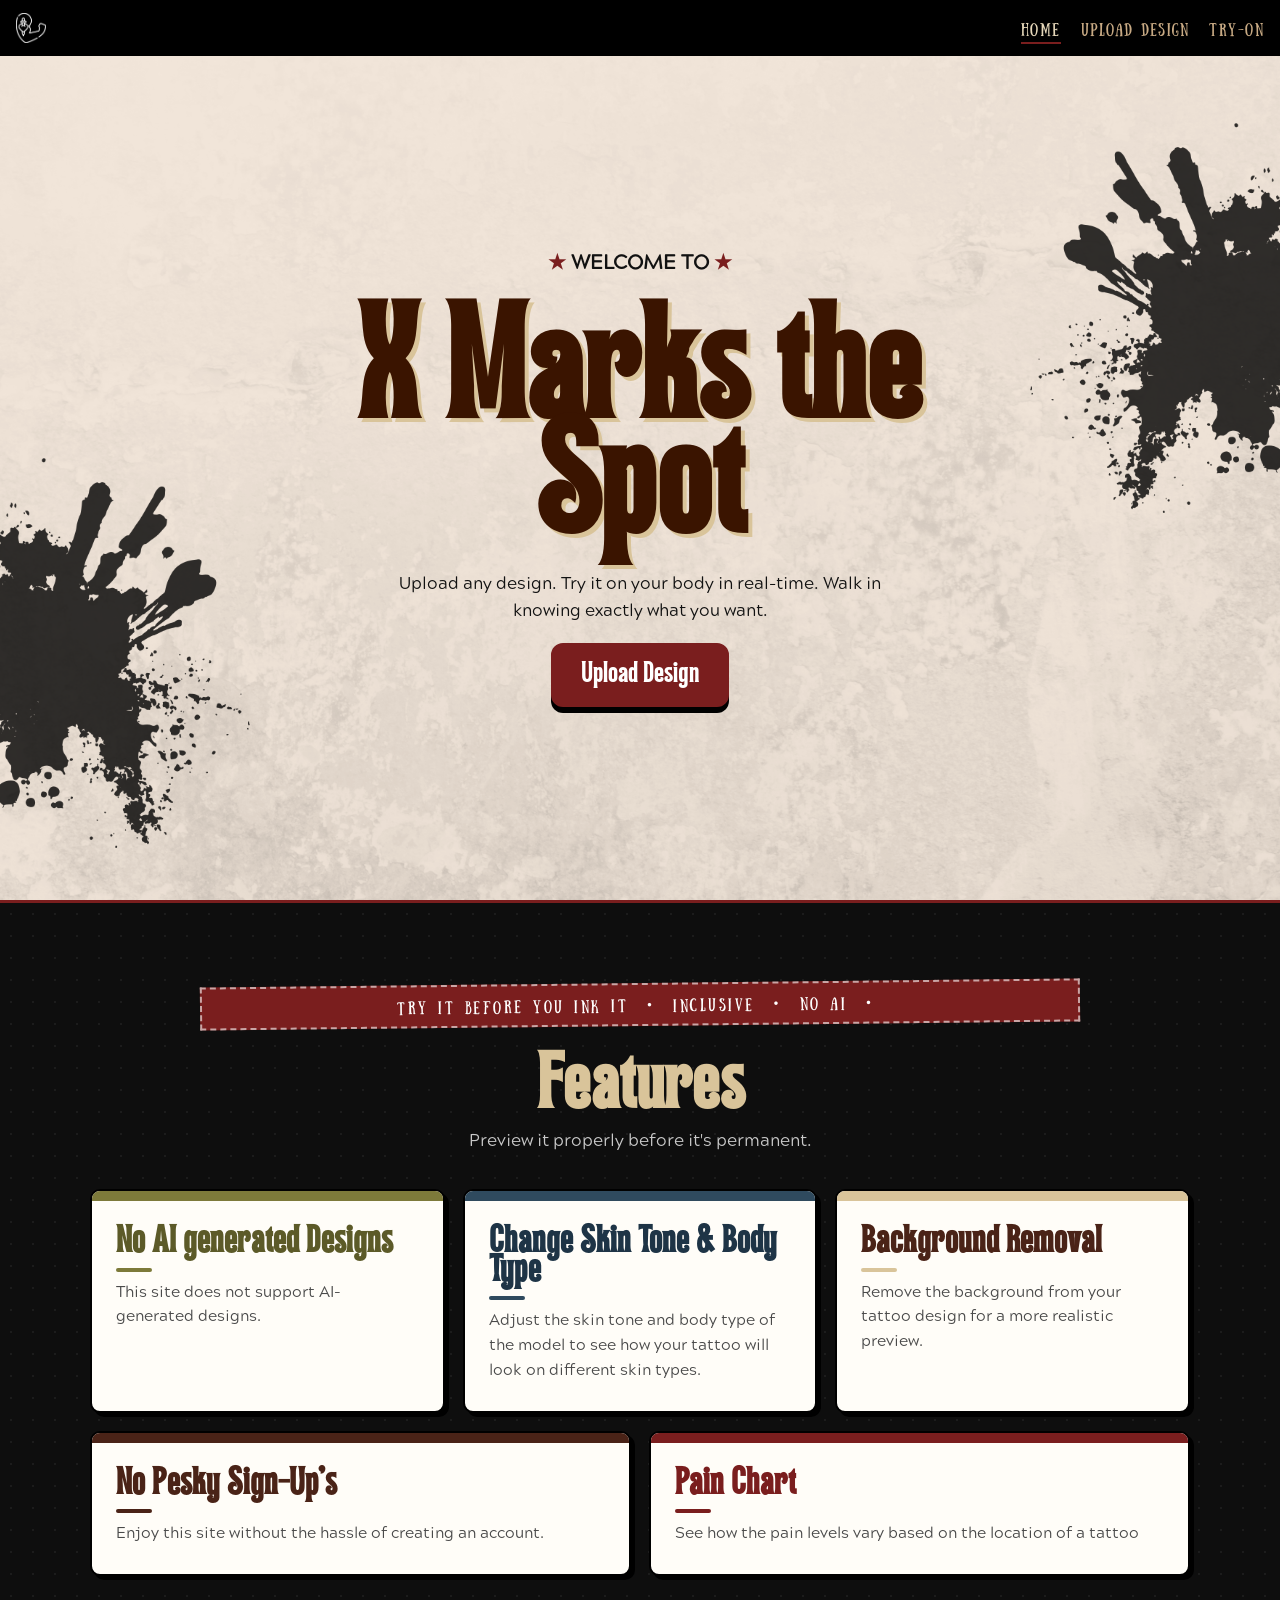
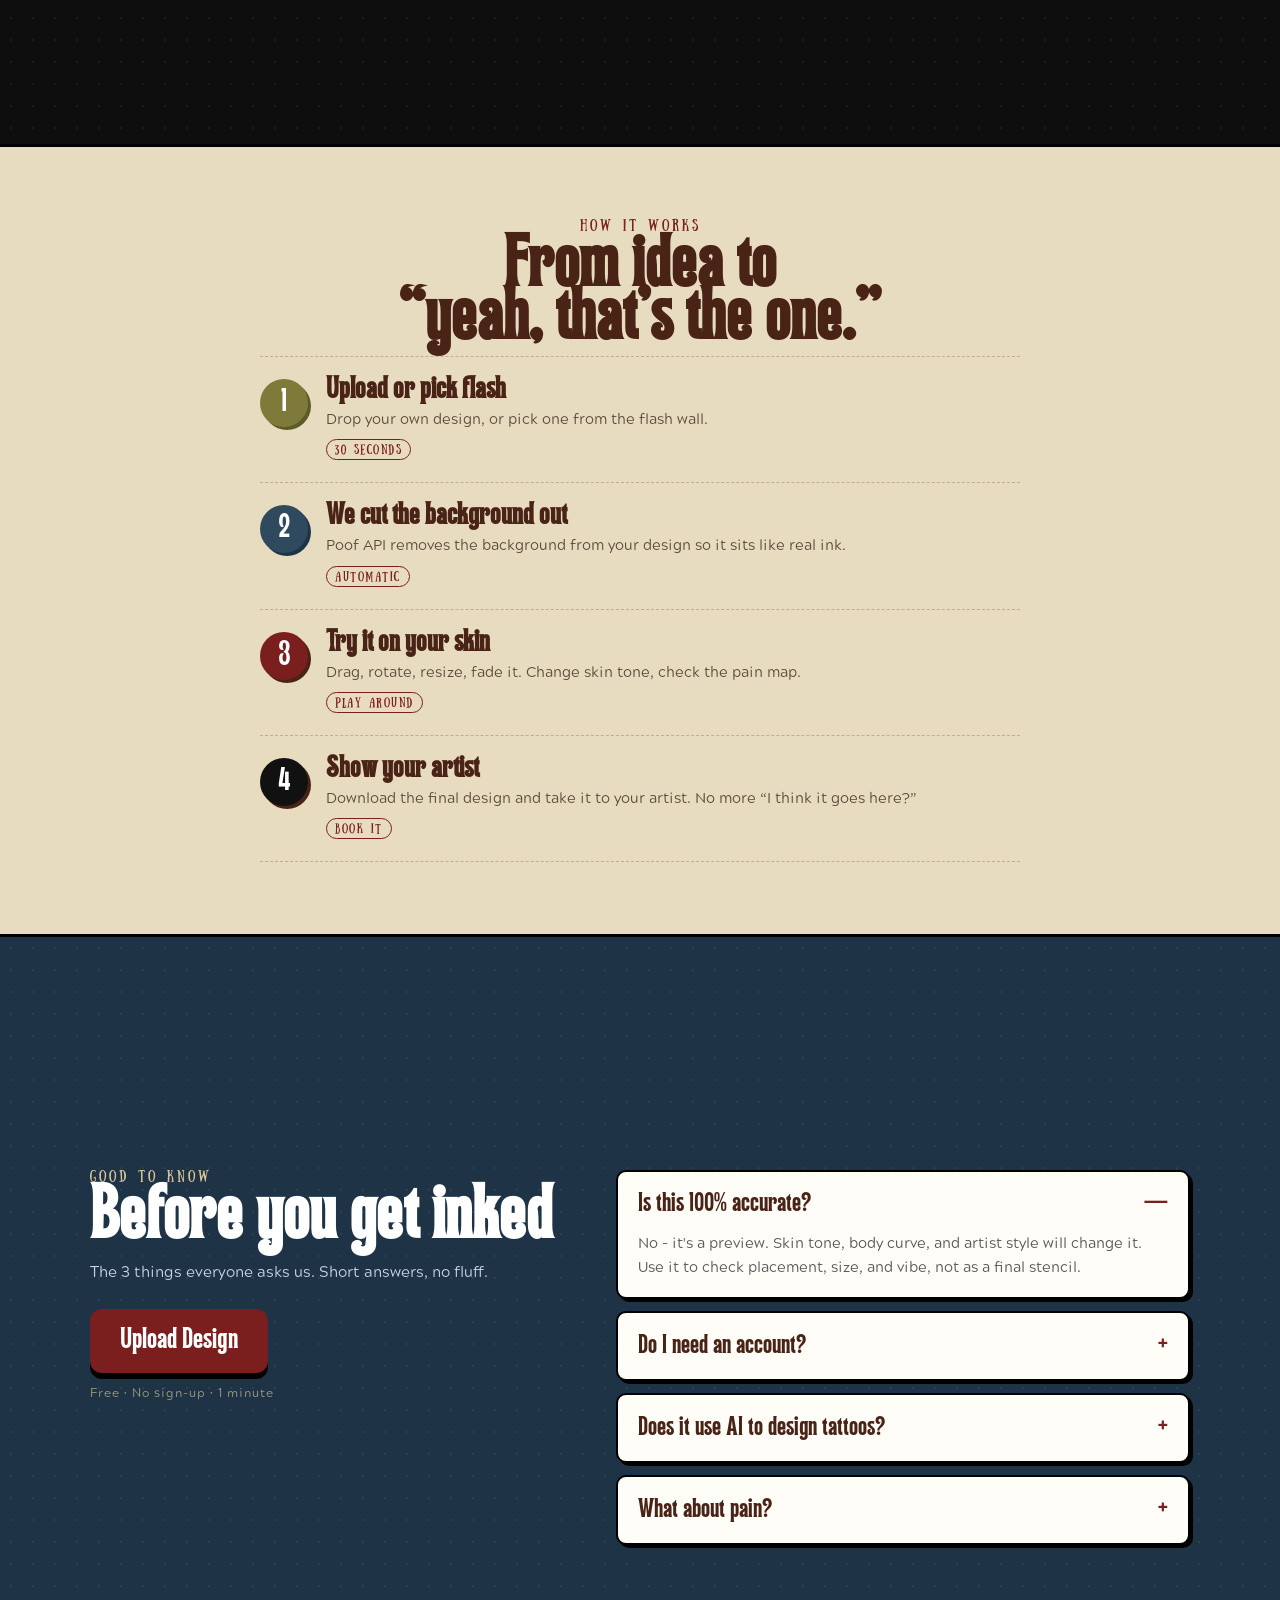
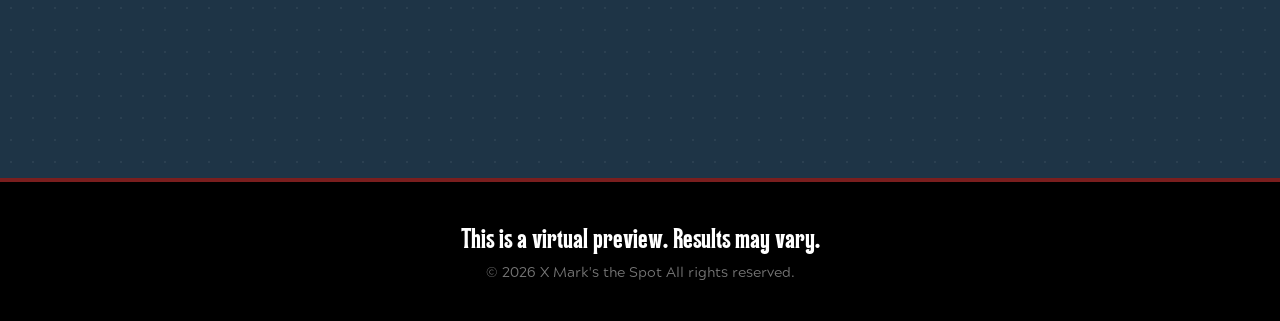
<file: index.html>
<!DOCTYPE html>
<html lang="en">
<head>
    <meta charset="UTF-8">
    <meta name="viewport" content="width=device-width, initial-scale=1.0">
    <title>Home</title>
    <link rel="icon" type="image/x-icon" href="./assets/favicon 2.png">
    <link rel="stylesheet" href="./css/style.css">
    
</head>
<body>

    <nav>
        <a href="/" class="logo"><img src="./assets/nav logo.png" alt="X Marks the Spot"></a>
        <ul class="nav-links">
            <li><a href="/" class="active">Home</a></li>
            <li><a href="./upload.html">Upload Design</a></li>
            <li><a href="./try-on.html">Try-on</a></li>
        </ul>
    </nav>

<main>
    <div class="slides-wrapper">

        <!-- SECTION 1 - HERO -->
        <section class="section section-1">
            <div class="section-content">
                <div class="section-inner">
                <div class="splat splat-left"><img src="./assets/Splat.png" alt=""></div>
                <div class="splat splat-right"><img src="./assets/Splat.png" alt=""></div>
                <div class="hero">
                    <h2>Welcome to</h2>
                    <h1>X Marks the Spot</h1>
                    <p>Upload any design. Try it on your body in real-time. Walk in knowing exactly what you want.</p>
                    <button type="button" onclick="window.location.href='./upload.html'">Upload Design</button>
                </div>
                </div>
            </div>
        </section>

        <!-- SECTION 2 - FEATURES -->
        <section class="section section-2">
            <div class="section-content">
                <div class="section-inner">
                <div class="features-head">
                    <div class="ticker">TRY IT BEFORE YOU INK IT &nbsp;•&nbsp; INCLUSIVE &nbsp;•&nbsp; NO AI &nbsp;•&nbsp;</div>
                    <h2>Features</h2>
                    <p class="features-sub">Preview it properly before it's permanent.</p>
                </div>
                <div class="features">
                    <div class="feature"><h3>No AI generated Designs</h3><p>This site does not support AI-generated designs.</p></div>
                    <div class="feature"><h3>Change Skin Tone & Body Type</h3><p>Adjust the skin tone and body type of the model to see how your tattoo will look on different skin types.</p></div>
                    <div class="feature"><h3>Background Removal</h3><p>Remove the background from your tattoo design for a more realistic preview.</p></div>
                    <div class="feature"><h3>No Pesky Sign-Up's</h3><p>Enjoy this site without the hassle of creating an account.</p></div>
                    <div class="feature"><h3>Pain Chart</h3><p>See how the pain levels vary based on the location of a tattoo</p></div>
                </div>
                </div>
            </div>
        </section>

        <!-- SECTION 3 - HOW IT WORKS -->
        <section class="section section-3">
            <div class="section-content">
                <div class="section-inner">
                <div class="hiw-layout">

                    <div class="hiw-timeline">
                    <p class="eyebrow">HOW IT WORKS</p>
                    <h2>From idea to<br>“yeah, that’s the one.”</h2>

                    <div class="hiw-step">
                        <div class="hiw-num">1</div>
                        <div>
                        <h3>Upload or pick flash</h3>
                        <p>Drop your own design, or pick one from the flash wall.</p>
                        <span class="hiw-time">30 seconds</span>
                        </div>
                    </div>

                    <div class="hiw-step">
                        <div class="hiw-num">2</div>
                        <div>
                        <h3>We cut the background out</h3>
                        <p>Poof API removes the background from your design so it sits like real ink.</p>
                        <span class="hiw-time">Automatic</span>
                        </div>
                    </div>

                    <div class="hiw-step">
                        <div class="hiw-num">3</div>
                        <div>
                        <h3>Try it on your skin</h3>
                        <p>Drag, rotate, resize, fade it. Change skin tone, check the pain map.</p>
                        <span class="hiw-time">Play around</span>
                        </div>
                    </div>

                    <div class="hiw-step">
                        <div class="hiw-num">4</div>
                        <div>
                        <h3>Show your artist</h3>
                        <p>Download the final design and take it to your artist. No more “I think it goes here?”</p>
                        <span class="hiw-time">Book it</span>
                        </div>
                    </div>

                    </div>
                </div>
                </div>
            </div>
        </section>

        <!-- SECTION 5 - FAQ -->
        <section class="section section-5">
            <div class="section-content">
                <div class="section-inner">
                <div class="faq-wrap">
                    <div class="faq-left">
                    <p class="eyebrow">GOOD TO KNOW</p>
                    <h2>Before you get inked</h2>
                    <p class="faq-sub">The 3 things everyone asks us. Short answers, no fluff.</p>
                    <button type="button" class="big-cta" onclick="window.location.href='./upload.html'">Upload Design</button>
                    <p class="cta-note">Free • No sign-up • 1 minute</p>
                    </div>

                    <div class="faq-right">
                    <details open>
                        <summary>Is this 100% accurate?</summary>
                        <p>No - it's a preview. Skin tone, body curve, and artist style will change it. Use it to check placement, size, and vibe, not as a final stencil.</p>
                    </details>
                    <details>
                        <summary>Do I need an account?</summary>
                        <p>No. Upload, remove the background, try it on, done. Nothing is saved unless you save it yourself.</p>
                    </details>
                    <details>
                        <summary>Does it use AI to design tattoos?</summary>
                        <p>No. We don't generate designs. You bring real art - yours or flash from tattoo artists.</p>
                    </details>
                    <details>
                        <summary>What about pain?</summary>
                        <p>Use the Pain Chart in Try-On. Bony / thin-skin spots hurt more - ribs, feet, inner arm. Fleshy spots like outer arm / thigh are easier for a first tattoo.</p>
                    </details>
                    </div>
                </div>
                </div>
            </div>
        </section>

    </div>
</main>

    <footer>
        <p>This is a virtual preview. Results may vary.</p>
        <p>&copy; 2026 X Mark's the Spot All rights reserved.</p>
    </footer>

    <script src="./javascript/GSAP Plug-in's/gsap.min.js" defer></script>

    <script src="./javascript/GSAP Plug-in's/Flip.min.js" defer></script>
    <script src="./javascript/GSAP Plug-in's/Draggable.min.js" defer></script>
    <script src="./javascript/GSAP Plug-in's/ScrollTrigger.min.js" defer></script>

    <script src="./javascript/animations.js" defer></script>

</body>
</html>
</file>
<file: css/style.css>
/* FONTS  */

@font-face {
    font-family: 'TanJambore';
    src: url("../assets/Fonts/tanjambore.woff2") format('woff2');
    font-weight: 400;
    font-style: normal;
    font-display: swap;
}

@font-face {
    font-family: 'Sunday';
    src: url("../assets/Fonts/sunday.otf") format('opentype');
    font-weight: 400;
    font-style: normal;
    font-display: swap;
}

@font-face {
    font-family: 'Grotesque';
    src: url("../assets/Fonts/grotesque.otf") format('opentype');
    font-weight: 400;
    font-style: normal;
    font-display: swap;
}

:root {
    --black: #111111;
    --ink: #0e0e0e;
    --red: #7a1e1e;
    --olive: #7d7a3a;
    --olive-dark: #5c5a28;
    --slate: #2f4a5e;
    --slate-dark: #1e3446;
    --tan: #d9c49a;
    --tan-light: #e8dcc0;
    --brown: #4a2317;
    --cream: #f6f0e6;
    --paper: #fffdf8;
    --white: #ffffff;
    --flash-bg: url("../assets/flash-wall-bg.png");

    --panel: #4a2317;
    --panel-dark: #2b130a;
    --accent: #4a90d9;
}

* {
    box-sizing: border-box;
}

html,
body {
    margin: 0;
    -webkit-overflow-scrolling: touch;
}

body {
    overflow-x: hidden;
    overflow-y: scroll;
    background: var(--cream);
    color: var(--black);
    font-family: "Grotesque", Arial, sans-serif;
}

.eyebrow {
    font-family: "Sunday", Arial, sans-serif;
    font-size: 12px;
    letter-spacing: 3px;
    color: var(--red);
    margin: 0 0 12px;
}

/* NAV */
nav {
    width: 100%;
    height: 56px;
    position: fixed;
    top: 0;
    left: 0;
    z-index: 999;
    display: flex;
    align-items: center;
    gap: 12px;
    padding: 0 16px;
    background: #000;
}

.logo {
    display: flex;
    align-items: center;
    flex: 0 0 auto;
}

.logo img {
    height: 30px;
    width: auto;
    max-width: 110px;
    object-fit: contain;
    display: block;
    filter: invert();
}

.nav-links {
    flex: 1 1 auto;
    min-width: 0;
    display: flex;
    align-items: center;
    justify-content: flex-end;
    flex-wrap: nowrap;
    gap: 20px;
    margin: 0;
    padding: 0;
    list-style: none;
}

.nav-links li {
    margin: 0;
    flex-shrink: 1;
    min-width: 0;
}

.nav-links a {
    font-family: "Sunday", Arial, sans-serif;
    color: #c8aa84;
    font-size: 13px;
    letter-spacing: 1.5px;
    padding: 6px 0;
    border-bottom: 2px solid transparent;
    text-decoration: none;
    white-space: nowrap;
}

.nav-links a:hover,
.nav-links a.active {
    color: #e6d8ba;
    border-bottom-color: var(--red);
}

.slides-wrapper {
    margin-top: 56px;
}

/* HOMEPAGE */
.section {
    width: 100%;
    height: calc(100vh - 56px);
    display: flex;
    justify-content: center;
    text-align: center;
    position: relative;
    overflow: hidden;
    padding: 40px 0;
}

.section-content {
    width: 100%;
    height: 100%;
    display: flex;
    justify-content: center;
}

.section-inner {
    height: 100%;
    overflow: hidden;
    display: flex;
    flex-direction: column;
    align-items: center;
    justify-content: center;
    width: 100%;
    position: relative;
}

/* HERROW 
scary movie reference...*/
.section-1 {
    background-color: var(--cream);
    background-image: url("../assets/bg.png");
    background-size: cover;
    background-position: center top;
    color: #111;
    overflow: hidden;
}

.hero {
    position: relative;
    z-index: 2;
    max-width: 720px;
    margin: 0 auto;
    display: flex;
    flex-direction: column;
    align-items: center;
    gap: 18px;
    padding: 0 20px;
}

.hero h2 {
    font-family: "Grotesque", Arial, sans-serif;
    color: #111;
    font-size: 20px;
    font-weight: 700;
    text-transform: uppercase;
    padding-bottom: 27px;
    margin: 0;
}

.hero h2::before,
.hero h2::after {
    content: " ★ ";
    color: var(--red);
}

.hero h1 {
    font-family: "TanJambore", Arial, sans-serif;
    color: #3a1400;
    font-size: clamp(56px, 10vw, 110px);
    line-height: 1.05;
    margin: 0;
    text-shadow: 4px 4px 0 var(--tan);
}

.hero p {
    font-family: "Grotesque", Arial, sans-serif;
    color: #111;
    font-size: 17px;
    max-width: 520px;
    margin: 0;
    line-height: 1.6;
}

.hero button {
    font-family: "TanJambore", Arial, sans-serif;
    color: #fff;
    background: #4a1a00;
    border: 2px solid #4a1a00;
    border-radius: 10px;
    padding: 14px 28px;
    font-size: 20px;
    cursor: pointer;
    transition: transform 0.2s, box-shadow 0.2s;
}

.hero button:hover {
    transform: translateY(-2px);
    box-shadow: 0 6px 0 rgba(74, 26, 0, 0.25);
}

.splat {
    position: absolute;
    z-index: 1;
    pointer-events: none;
}

.splat img {
    width: 100%;
    height: 100%;
    object-fit: contain;
    display: block;
    opacity: 0.95;
}

.splat-left {
    width: 400px;
    left: -150px;
    bottom: 10px;
}

.splat-right {
    width: 400px;
    right: -150px;
    top: 20px;
    transform: scaleX(-1);
}

/* FEATURESS */

.section-2 {
    background: var(--ink);
    background-image: radial-gradient(rgba(255, 255, 255, 0.06) 1px, transparent 1px);
    background-size: 22px 22px;
    color: #fff;
    border-top: 3px solid var(--red);
}

.section-2 .section-inner {
    height: auto;
    justify-content: flex-start;
    padding: 40px 0;
}

.features-head {
    max-width: 1140px;
    width: 100%;
    padding: 0 20px;
}

.ticker {
    background: var(--red);
    color: #fff;
    font-family: "Sunday", Arial, sans-serif;
    font-size: 13px;
    letter-spacing: 2.5px;
    padding: 12px 16px;
    max-width: 880px;
    margin: 0 auto 36px;
    white-space: nowrap;
    overflow: hidden;
    border: 2px dashed rgba(255, 255, 255, 0.6);
    transform: rotate(-0.6deg);
}

.features-head h2 {
    font-family: "TanJambore", Arial, sans-serif;
    color: var(--tan);
    font-size: clamp(36px, 5vw, 54px);
    line-height: 1.02;
    margin: 0;
}

.features-sub {
    font-family: "Grotesque", Arial, sans-serif;
    font-size: 17px;
    color: #c9c9c9;
    margin: 12px auto 0;
    max-width: 520px;
}

.features {
    display: grid;
    grid-template-columns: repeat(6, 1fr);
    gap: 18px;
    text-align: left;
    margin-top: 36px;
    max-width: 1140px;
    width: 100%;
    padding: 0 20px;
}

.feature {
    grid-column: span 2;
    background: var(--paper);
    color: var(--black);
    border: 2.5px solid #000;
    border-radius: 10px;
    overflow: hidden;
    display: flex;
    flex-direction: column;
    position: relative;
    box-shadow: 4px 4px 0 #000;
    transition: transform 0.2s, box-shadow 0.2s;
}

.feature:hover {
    transform: translateY(-5px) rotate(-0.5deg);
    box-shadow: 8px 8px 0 var(--red);
}

.feature::before {
    content: "";
    display: block;
    height: 10px;
    width: 100%;
    flex-shrink: 0;
}

.feature:nth-child(1)::before { background: var(--olive); }
.feature:nth-child(2)::before { background: var(--slate); }
.feature:nth-child(3)::before { background: var(--tan); }
.feature:nth-child(4)::before { background: var(--brown); }
.feature:nth-child(5)::before { background: var(--red); }

.feature h3 {
    padding: 28px 24px 0;
    font-family: "TanJambore", Arial, sans-serif;
    font-size: 26px;
    line-height: 1.1;
    margin: 0 0 8px;
}

.feature h3::after {
    content: "";
    display: block;
    width: 36px;
    height: 4px;
    margin-top: 10px;
    border-radius: 2px;
}

.feature p {
    padding: 0 24px 28px;
    font-family: "Grotesque", Arial, sans-serif;
    color: #4a4a4a;
    font-size: 15.5px;
    line-height: 1.6;
    margin: 0;
}

.feature:nth-child(1) h3 { color: var(--olive-dark); }
.feature:nth-child(1) h3::after { background: var(--olive); }
.feature:nth-child(2) h3 { color: var(--slate-dark); }
.feature:nth-child(2) h3::after { background: var(--slate); }
.feature:nth-child(3) h3 { color: var(--brown); }
.feature:nth-child(3) h3::after { background: var(--tan); }
.feature:nth-child(4) h3 { color: var(--brown); }
.feature:nth-child(4) h3::after { background: var(--brown); }
.feature:nth-child(5) h3 { color: var(--red); }
.feature:nth-child(5) h3::after { background: var(--red); }
.feature:nth-child(4),
.feature:nth-child(5) { grid-column: span 3; }

/* HOW IT WORKS */
.section-3 {
    height: auto;
    min-height: 0;
    background: var(--tan-light);
    color: var(--black);
    border-top: 3px solid #000;
    padding: 72px 0;
}

.section-3 .section-inner {
    height: auto;
    overflow: visible;
    justify-content: flex-start;
    padding: 0 20px;
}

.hiw-layout {
    display: block;
    max-width: 760px;
    width: 100%;
    margin: 0 auto;
    text-align: left;
}

.hiw-timeline {
    width: 100%;
}

.hiw-timeline .eyebrow {
    text-align: center;
}

.hiw-timeline h2 {
    font-family: "TanJambore", Arial, sans-serif;
    color: var(--brown);
    font-size: clamp(34px, 4.5vw, 50px);
    line-height: 1.05;
    margin: 0 0 8px;
    text-align: center;
}

.hiw-intro {
    font-family: "Grotesque", Arial, sans-serif;
    color: #5a4a3a;
    font-size: 16px;
    line-height: 1.6;
    margin: 0 auto 32px;
    max-width: 560px;
    text-align: center;
}

.hiw-step {
    display: flex;
    gap: 18px;
    align-items: flex-start;
    padding: 22px 0;
    border-top: 1.5px dashed rgba(74, 35, 23, 0.25);
}

.hiw-step:last-child {
    border-bottom: 1.5px dashed rgba(74, 35, 23, 0.25);
}

.hiw-num {
    flex-shrink: 0;
    width: 48px;
    height: 48px;
    border-radius: 50%;
    background: #000;
    color: var(--tan);
    display: flex;
    align-items: center;
    justify-content: center;
    font-family: "TanJambore", Arial, sans-serif;
    font-size: 22px;
    box-shadow: 3px 3px 0 var(--red);
}

.hiw-step:nth-child(3) .hiw-num { background: var(--olive); color: #fff; box-shadow: 3px 3px 0 var(--olive-dark); }
.hiw-step:nth-child(4) .hiw-num { background: var(--slate); color: #fff; box-shadow: 3px 3px 0 var(--slate-dark); }
.hiw-step:nth-child(5) .hiw-num { background: var(--red); color: #fff; box-shadow: 3px 3px 0 var(--brown); }
.hiw-step:nth-child(6) .hiw-num { background: var(--black); color: #fff; box-shadow: 3px 3px 0 var(--brown); }

.hiw-step h3 {
    font-family: "TanJambore", Arial, sans-serif;
    color: var(--brown);
    font-size: 21px;
    line-height: 1.1;
    margin: 0 0 6px;
}

.hiw-step p {
    font-family: "Grotesque", Arial, sans-serif;
    color: #5a4a3a;
    font-size: 14.5px;
    line-height: 1.6;
    margin: 0;
}

.hiw-time {
    display: inline-block;
    margin-top: 8px;
    font-family: "Sunday", Arial, sans-serif;
    font-size: 10px;
    letter-spacing: 1.5px;
    color: var(--red);
    border: 1.5px solid var(--red);
    padding: 4px 8px;
    border-radius: 999px;
}

/* FAQ */
.section-5 {
    background: var(--slate-dark);
    background-image: radial-gradient(rgba(255, 255, 255, 0.06) 1px, transparent 1px);
    background-size: 22px 22px;
    color: #fff;
    border-top: 3px solid #000;
}

.section-5 .section-inner {
    padding: 0 20px;
}

.faq-wrap {
    display: grid;
    grid-template-columns: 1fr 1.2fr;
    gap: 48px;
    max-width: 1100px;
    width: 100%;
    text-align: left;
    align-items: start;
}

.faq-left .eyebrow {
    color: var(--tan);
}

.faq-left h2 {
    font-family: "TanJambore", Arial, sans-serif;
    color: #fff;
    font-size: clamp(36px, 5vw, 52px);
    line-height: 1.02;
    margin: 0;
}

.faq-sub {
    font-family: "Grotesque", Arial, sans-serif;
    color: #c9d6e2;
    font-size: 15px;
    line-height: 1.6;
    margin: 14px 0 24px;
}

.big-cta, .hero button {
    font-family: "TanJambore", Arial, sans-serif;
    color: #fff;
    background: var(--red);
    border: 2px solid var(--red);
    border-radius: 12px;
    padding: 16px 28px;
    font-size: 20px;
    cursor: pointer;
    box-shadow: 0 6px 0 #000;
    transition: transform 0.2s, box-shadow 0.2s;
}

.big-cta:hover, .hero button:hover {
    transform: translateY(-2px);
    box-shadow: 0 8px 0 #000;
}

.cta-note {
    font-family: "Grotesque", Arial, sans-serif;
    font-size: 12px;
    letter-spacing: 1px;
    color: rgba(217, 196, 154, 0.7);
    margin: 12px 0 0;
}

.faq-right {
    display: flex;
    flex-direction: column;
    gap: 12px;
}

.faq-right details {
    background: var(--paper);
    border: 2px solid #000;
    border-radius: 10px;
    padding: 18px 20px;
    cursor: pointer;
    box-shadow: 3px 3px 0 #000;
}

.faq-right summary {
    font-family: "TanJambore", Arial, sans-serif;
    font-size: 18px;
    color: var(--brown);
    list-style: none;
    cursor: pointer;
    display: flex;
    justify-content: space-between;
    align-items: center;
}

.faq-right summary::-webkit-details-marker {
    display: none;
}

.faq-right summary::after {
    content: "+";
    font-size: 22px;
    color: var(--red);
}

.faq-right details[open] summary::after {
    content: "—";
}

.faq-right details p {
    font-family: "Grotesque", Arial, sans-serif;
    font-size: 14.5px;
    line-height: 1.65;
    color: #555;
    margin: 12px 0 0;
}

/* FOOTER */
footer {
    background: #000;
    color: #c9c9c9;
    border-top: 4px solid var(--red);
    padding: 44px 20px 36px;
    text-align: center;
    position: relative;
    z-index: 10;
}

footer p {
    font-family: "Grotesque", Arial, sans-serif;
    font-size: 14px;
    line-height: 1.6;
    margin: 0;
    color: #c9c9c9;
}

footer p:first-child {
    font-family: "TanJambore", Arial, sans-serif;
    font-size: 19px;
    color: #fff;
}
footer p:last-child {
    color: #777;
    margin-top: 6px;
}




/* UPLOAD PAGE */
html:has(main.upload-page),
body:has(main.upload-page) {
    overflow: hidden;
    height: 100%;
}

body:has(main.upload-page) footer {
    display: none;
}

main.upload-page {
    display: grid;
    grid-template-columns: 460px minmax(0, 1fr);
    gap: 48px;
    align-items: center;
    align-content: center;
    justify-content: center;
    height: calc(100vh - 56px);
    min-height: 0;
    margin-top: 56px;
    padding: 32px 48px;
    overflow: hidden;
    background-color: var(--slate);
    background-image: url("../assets/upload-pg-bg.png");
    background-size: cover;
    background-position: center;
    background-repeat: no-repeat;
}

main.upload-page > .upload-section {
    grid-column: 1;
    grid-row: 1;
    align-self: center;
    justify-self: center;
    width: 100%;
    max-width: 460px;
    margin: 0;
    padding: 0;
    display: flex;
    justify-content: center;
    align-items: center;
}

main.upload-page > .flash-wall {
    grid-column: 2;
    grid-row: 1;
    align-self: center;
    justify-self: center;
    width: 100%;
    max-width: 820px;
    margin: 0;
    padding: 0;
    position: relative;
}

main.upload-page .upload-section::before,
main.upload-page .upload-section::after,
main.upload-page .flash-wall h2,
main.upload-page .img-upload h2 {
    display: none;
}
main.upload-page .img-upload {
    display: flex;
    flex-direction: column;
    align-items: center;
    gap: 20px;
    width: 100%;
    text-align: center;
}
main.upload-page .header-section {
    font-family: "Sunday", Arial, sans-serif;
    font-size: 11px;
    letter-spacing: 2.5px;
    color: var(--cream);
    margin: 0;
    text-shadow: 1px 1px 0 rgba(0, 0, 0, 0.4);
}

/* DROP AREA */

main.upload-page #drop-area {
    position: relative;
    width: 100%;
    aspect-ratio: 16 / 10;
    overflow: hidden;
    background: var(--cream);
    border: 3px solid var(--brown);
    border-radius: 2px;
    box-shadow: 8px 10px 0 rgba(0, 0, 0, 0.25);
}

main.upload-page .comparisonImage {
    position: absolute;
    inset: 0;
    display: flex;
    flex-direction: column;
    align-items: center;
    justify-content: center;
}

main.upload-page #img-view {
    width: 100%;
    height: 100%;
    background-color: var(--cream);
    background-size: contain;
    background-repeat: no-repeat;
    background-position: center;
    background-image: none;
}

main.upload-page #img-view img {
    width: 90px;
    margin-top: 0;
}

main.upload-page #afterLayer {
    z-index: 2;
    visibility: hidden;
    display: block;
    background-color: #fff;
    background-image:
        linear-gradient(45deg, #ddd 25%, transparent 25%),
        linear-gradient(-45deg, #ddd 25%, transparent 25%),
        linear-gradient(45deg, transparent 75%, #ddd 75%),
        linear-gradient(-45deg, transparent 75%, #ddd 75%);
    background-size: 20px 20px;
    background-position: 0 0, 0 10px, 10px -10px, -10px 0;
}

main.upload-page #afterImg {
    position: absolute;
    inset: 0;
    width: 100%;
    height: 100%;
    object-fit: contain;
    display: block;
}

main.upload-page .upload-overlay {
    position: absolute;
    inset: 0;
    z-index: 3;
    cursor: pointer;
}

main.upload-page #uploadIcon {
    width: 72px;
    pointer-events: none;
    filter: grayscale(1);
}

main.upload-page #uploadHint {
    pointer-events: none;
    font-family: "TanJambore", Arial, sans-serif;
    font-size: 22px;
    letter-spacing: 1px;
    text-transform: uppercase;
    color: #111;
    margin: 12px 20px 0;
    line-height: 1.3;
}

main.upload-page .upload-section button,
main.upload-page #tryOnBtn {
    font-family: "TanJambore", Arial, sans-serif;
    padding: 14px 30px;
    border-radius: 12px;
    font-size: 20px;
    cursor: pointer;
    letter-spacing: 1px;
    text-decoration: none;
    background: var(--brown);
    color: var(--cream);
    border: 2px solid var(--cream);
    outline: 2px solid var(--brown);
    box-shadow: 4px 4px 0 rgba(0, 0, 0, 0.3);
    transition: transform 0.2s, box-shadow 0.2s;
}

main.upload-page #removeBgBtn:hover:not(:disabled),
main.upload-page #tryOnBtn:hover {
    transform: translateY(-2px);
    box-shadow: 6px 6px 0 rgba(0, 0, 0, 0.3);
}

main.upload-page #removeBgBtn:disabled {
    opacity: 0.6;
    cursor: not-allowed;
}

/* FLASH WALL */

main.upload-page .gallery {
    position: relative;
    display: grid;
    grid-template-columns: repeat(4, 1fr);
    grid-template-rows: repeat(3, 1fr);
    gap: 4px 6px;
    padding: 9% 8%;
    aspect-ratio: 4 / 3;
    width: 100%;
    overflow: visible;
    background-image: var(--flash-bg);
    background-size: 100% 100%;
    background-position: center;
    background-repeat: no-repeat;
    filter: drop-shadow(0 20px 30px rgba(0, 0, 0, 0.35));
}

main.upload-page .gallery::before {
    display: none;
}

main.upload-page .item {
    cursor: pointer;
    aspect-ratio: 1 / 1;
    display: flex;
    align-items: center;
    justify-content: center;
    transform: rotate(var(--rot, 0deg));
    transition: transform 0.25s cubic-bezier(0.2, 0.8, 0.3, 1.4);
    will-change: transform;
    z-index: 2;
}

main.upload-page .item::before,
main.upload-page .item::after {
    display: none;
}

main.upload-page .gallery .item:nth-child(4n+1) { --rot: -2.5deg; }
main.upload-page .gallery .item:nth-child(4n+2) { --rot: 1.8deg; }
main.upload-page .gallery .item:nth-child(4n+3) { --rot: -1.2deg; }
main.upload-page .gallery .item:nth-child(4n+4) { --rot: 2.2deg; }

main.upload-page .item:hover {
    transform: rotate(0deg) translateY(-12px) scale(1.12);
    z-index: 20;
}

main.upload-page .item img {
    width: 100%;
    height: 100%;
    object-fit: contain;
    padding: 0;
    display: block;
    filter: drop-shadow(1px 2px 0 rgba(0, 0, 0, 0.12));
    transition: filter 0.25s ease;
}

main.upload-page .item:hover img {
    filter: drop-shadow(0 16px 16px rgba(0, 0, 0, 0.35));
}

main.upload-page .detail {
    position: absolute;
    top: 50%;
    left: 50%;
    transform: translate(-50%, -50%);
    width: min(88vw, 480px);
    height: auto;
    aspect-ratio: auto;
    z-index: 100;
    cursor: pointer;
    visibility: hidden;
    overflow: visible;
    display: flex;
    flex-direction: column;
    align-items: center;
    justify-content: center;
    gap: 0;
    background: transparent;
    border: none;
    outline: none;
    box-shadow: none;
}

main.upload-page .detail img {
    display: block;
    width: auto;
    max-width: 100%;
    max-height: 70vh;
    flex: none;
    object-fit: contain;
    padding: 0;
    margin: 0 auto;
    background: transparent;
}

main.upload-page .detail .content {
    width: 100%;
    display: flex;
    flex-direction: column;
    align-items: center;
    justify-content: center;
    text-align: center;
    padding: 16px 0 0;
    margin: 0;
    background: transparent;
}

main.upload-page .detail .title {
    margin: 0 0 12px;
    text-align: center;
}
main.upload-page .detail .content button {
    display: block;
    margin: 0 auto;
    font-family: "TanJambore", Arial, sans-serif;
    background: var(--red);
    color: #fff;
    border: 2px solid var(--red);
    border-radius: 10px;
    padding: 12px 24px;
    font-size: 18px;
    cursor: pointer;
}

/* TRY-ON PAGE */
#content {
    display: grid;
    grid-template-columns: minmax(220px, 260px) minmax(360px, 1fr) minmax(220px, 260px);
    gap: clamp(14px, 1.6vw, 22px);
    padding: clamp(16px, 2vw, 28px);
    align-items: stretch;
    min-height: calc(100vh - 56px);
    margin-top: 56px;
    background-color: var(--tan-light);
    background-image: radial-gradient(rgba(74, 35, 23, 0.10) 1px, transparent 1px);
    background-size: 22px 22px;
}

.left-column,
.right-column {
    background: var(--brown);
    border: 2px solid var(--panel-dark);
    border-radius: 8px;
    padding: 16px;
    display: flex;
    flex-direction: column;
    gap: 13px;
    color: #fff;
    min-width: 0;
    box-shadow: 5px 5px 0 rgba(43, 19, 10, 0.22);
}

.left-column::before,
.right-column::before {
    text-align: center;
    font-family: "Sunday", Arial, sans-serif;
    font-size: 11px;
    letter-spacing: 2.5px;
    color: var(--tan);
    padding: 2px 0 10px;
    border-bottom: 1px dashed rgba(232, 220, 192, 0.45);
}

.left-column::before { content: "CONTROLS"; }
.right-column::before { content: "FIT & COMFORT"; }

.transform-tools,
.rotation-tools,
.scale-tools,
.body-area-dropdown,
.skin-tone,
.body-type,
.pain-overlay,
.export-tools,
.flip-tools,
.transp-tools {
    background: var(--paper);
    color: var(--black);
    border: 1px solid var(--tan);
    border-radius: 6px;
    padding: 13px 12px;
    text-align: center;
    box-shadow: 3px 3px 0 rgba(43, 19, 10, 0.18);
}

.transform-tools h2,
.rotation-tools h2,
.scale-tools h2,
.body-area-dropdown h2,
.skin-tone h2,
.body-type h2,
.pain-overlay h2,
.export-tools h2,
.flip-tools h2,
.transp-tools h2 {
    margin: 0 0 10px;
    font-family: "TanJambore", Arial, sans-serif;
    font-size: 15px;
    font-weight: 400;
    text-transform: uppercase;
    letter-spacing: 1.2px;
    color: var(--red);
}

/* LEFT COLUMN */
.slider {
    -webkit-appearance: none;
    appearance: none;
    width: 100%;
    height: 28px;
    background: transparent;
    cursor: pointer;
    margin: 8px 0;
    display: block;
}

.slider::-webkit-slider-runnable-track,
.slider::-moz-range-track {
    height: 12px;
    background: var(--brown);
    border: 2px solid var(--panel-dark);
    border-radius: 999px;
}

.slider::-webkit-slider-thumb {
    -webkit-appearance: none;
    appearance: none;
    width: 24px;
    height: 24px;
    margin-top: -8px;
    background: var(--paper);
    border: 3px solid var(--brown);
    border-radius: 50%;
    box-shadow: 0 2px 0 rgba(0, 0, 0, 0.3);
    cursor: pointer;
}

.slider::-moz-range-thumb {
    width: 20px;
    height: 20px;
    background: var(--paper);
    border: 3px solid var(--brown);
    border-radius: 50%;
    box-shadow: 0 2px 0 rgba(0, 0, 0, 0.3);
    cursor: pointer;
}

.slider::-webkit-slider-thumb:active,
.slider::-moz-range-thumb:active {
    cursor: pointer;
    transform: scale(1.15);
}

.transform-tools,
.rotation-tools {
    position: relative;
    padding-left: 30px;
}

.transform-tools::before,
.transform-tools::after,
.rotation-tools::before {
    position: absolute;
    left: 10px;
    font-family: "TanJambore", Arial, sans-serif;
    font-size: 14px;
    color: var(--red);
}

.transform-tools::before { content: "X"; top: 50px; }
.transform-tools::after { content: "Y"; top: 88px; }
.rotation-tools::before { content: "↻"; left: 8px; top: 50px; }

#opacityValue {
    display: block;
    font-size: 12px;
    font-weight: 700;
    margin-top: 2px;
    color: var(--brown);
}

.flip-tools,
.export-tools,
.skin-tone,
.body-type {
    display: flex;
    flex-wrap: wrap;
    gap: 8px;
    justify-content: center;
}
.flip-tools h2,
.export-tools h2,
.skin-tone h2,
.body-type h2 {
    width: 100%;
}
.flip-tools button,
.export-tools button,
.skin-tone button,
.body-type button {
    font-family: "Grotesque", Arial, sans-serif;
    font-weight: 700;
    background: var(--tan-light);
    border: 2px solid var(--brown);
    border-radius: 8px;
    padding: 8px 10px;
    font-size: 13px;
    cursor: pointer;
    min-height: 36px;
    color: var(--brown);
    transition: transform 0.15s, background 0.15s;
}
.flip-tools button:hover,
.export-tools button:hover {
    transform: translateY(-1px);
}
.flip-tools button.active,
.body-type button.active {
    background: var(--brown);
    border-color: var(--panel-dark);
    color: var(--cream);
    box-shadow: 2px 2px 0 var(--panel-dark);
}
.body-type button {
    flex: 1;
    min-width: 44px;
}

.undo-redo {
    display: flex;
    flex-wrap: wrap;
    gap: 8px;
    justify-content: center;
    background: transparent;
    padding: 0;
}
.undo-redo h2 {
    display: none;
}
.undo-redo button {
    background: var(--paper);
    border: 2px solid var(--slate-dark);
    border-radius: 8px;
    box-shadow: 2px 2px 0 rgba(30, 52, 70, 0.22);
    cursor: pointer;
    font-weight: 700;
    font-size: 13px;
    padding: 8px 10px;
    min-height: 36px;
    color: var(--slate-dark);
}
#undo-button,
#redo-button {
    width: 40px;
    height: 40px;
    border-radius: 50%;
    font-size: 0;
    line-height: 1;
    display: flex;
    align-items: center;
    justify-content: center;
}
#undo-button::after { content: "↩"; font-size: 18px; }
#redo-button::after { content: "↪"; font-size: 18px; }
#undo-button::after,
#redo-button::after {
    color: var(--slate-dark);
}
#resetStencilBtn {
    flex: 1;
}

/* CENTER COLUMN */
.try-on-container {
    min-width: 0;
    min-height: 620px;
    display: flex;
    align-self: stretch;
}
.try-on-area {
    flex: 1;
    width: 100%;
    min-width: 0;
    min-height: 620px;
    position: relative;
    overflow: hidden;
    background-color: var(--paper);
    background-image:
        linear-gradient(rgba(74, 35, 23, 0.035) 1px, transparent 1px),
        linear-gradient(90deg, rgba(74, 35, 23, 0.035) 1px, transparent 1px);
    background-size: 24px 24px;
    border: 3px solid var(--brown);
    border-radius: 8px;
    box-shadow: 6px 6px 0 rgba(43, 19, 10, 0.22);
    touch-action: none;
    cursor: default;
}
.body-wrap {
    position: absolute;
    inset: 0;
}
#imgBodyArea,
#imgPainOverlay {
    position: absolute;
    inset: 0;
    margin: auto;
    max-width: calc(100% - 32px);
    max-height: calc(100% - 32px);
    width: auto;
    height: auto;
    object-fit: contain;
}
#imgBodyArea {
    display: block;
}
#imgPainOverlay {
    pointer-events: none;
    opacity: 0.80;
    display: none;
}
#imgPainOverlay.visible {
    display: block;
}

.stencil-box {
    position: absolute;
    left: 50%;
    top: 50%;
    width: 180px;
    aspect-ratio: 1 / 1;
    touch-action: none;
    cursor: default;
    outline: 3px dashed transparent;
    outline-offset: 6px;
    overflow: visible;
}
.stencil-box.selected {
    outline-color: var(--olive);
    border-color: var(--olive);
    cursor: grab;
}
.stencil-box.selected:active,
.stencil-box.dragging,
.stencil-box.is-dragging {
    cursor: grabbing;
}
#stencilClip {
    position: absolute;
    inset: 0;
    overflow: visible;
    pointer-events: none;
    -webkit-mask-repeat: no-repeat;
    mask-repeat: no-repeat;
}
#imgStencil {
    display: block;
    width: 100%;
    height: 100%;
    object-fit: contain;
    transform-origin: center center;
    opacity: 1;
    cursor: inherit;
}

.resize-handle,
.rotate-handle {
    position: absolute;
    border: 2px solid #fff;
    border-radius: 50%;
    z-index: 20;
    touch-action: none;
    pointer-events: auto;
    display: none;
    margin: 0;
    box-shadow: 0 1px 4px rgba(0, 0, 0, 0.4);
}
.resize-handle {
    width: 22px;
    height: 22px;
    background: var(--olive);
    border-color: var(--paper);
    cursor: nwse-resize;
}
.resize-handle.visible {
    display: block;
}
.resize-handle::after {
    display: none;
    content: none;
}
.rotate-handle {
    width: 28px;
    height: 28px;
    background: #fff;
    border-color: var(--olive);
    cursor: grab;
    left: 50%;
    top: -36px;
    transform: translateX(-50%);
    align-items: center;
    justify-content: center;
}
.rotate-handle.visible {
    display: flex;
}
.rotate-handle::before {
    content: "↻";
    display: block;
    font-size: 19px;
    line-height: 1;
    color: var(--olive);
    transform: translateY(-1px);
    pointer-events: none;
}
.rotate-handle:active {
    cursor: grabbing;
}

/* RIGHT COLUMN */
#imgBodyAreaPreview {
    display: none;
}
#body-area-select {
    width: 100%;
    padding: 10px;
    font-size: 14px;
    font-weight: 700;
    border-radius: 8px;
    border: 2px solid var(--brown);
    background: var(--paper);
    color: var(--brown);
    text-transform: capitalize;
    cursor: pointer;
}
.body-type:empty,
.pain-overlay:empty {
    display: none;
}
.skin-tone button {
    width: 30px;
    height: 30px;
    border-radius: 50%;
    padding: 0;
    font-size: 0;
    min-height: 0;
}
.skin-tone button:nth-of-type(1) { background: #f2f3f4; }
.skin-tone button:nth-of-type(2) { background: #f5d0b0; }
.skin-tone button:nth-of-type(3) { background: #c98a5a; }
.skin-tone button:nth-of-type(4) { background: #6e4426; }
.export-tools button {
    flex: 1;
    background: var(--red);
    border-color: var(--red);
    color: #fff;
}
.export-tools button:hover {
    background: #5f1717;
}
#shareStatus {
    width: 100%;
    font-size: 12px;
    min-height: 16px;
    margin: 0;
    color: var(--brown);
}
.switch {
    position: relative;
    display: inline-block;
    width: 60px;
    height: 34px;
}
.switch input {
    opacity: 0;
    width: 0;
    height: 0;
}
.pain-toggle,
.toggle-slider {
    position: absolute;
    cursor: pointer;
    inset: 0;
    background-color: #111;
    transition: 0.4s;
    border-radius: 34px;
}
.pain-toggle::before,
.toggle-slider::before {
    position: absolute;
    content: "";
    height: 26px;
    width: 26px;
    left: 4px;
    bottom: 4px;
    background-color: #fff;
    transition: 0.4s;
    border-radius: 50%;
}
input:checked + .pain-toggle,
input:checked + .toggle-slider {
    background-color: var(--red);
}
input:checked + .pain-toggle::before,
input:checked + .toggle-slider::before {
    transform: translateX(26px);
}

/* PAIN MAP SCALE: */
.pain-overlay {
    display: flex;
    flex-direction: column;
    align-items: center;
    gap: 12px;
}
.pain-scale {
    width: 100%;
}
.pain-scale-bar {
    height: 14px;
    border: 2px solid var(--brown);
    border-radius: 999px;
    background: linear-gradient(
        to right,
        #2a9db8 0%, #2a9db8 25%,
        #d9a822 25%, #d9a822 50%,
        #d07a1e 50%, #d07a1e 75%,
        #b02a1a 75%, #b02a1a 100%
    );
}
.pain-scale-labels {
    display: flex;
    justify-content: space-between;
    font-size: 11px;
    font-weight: 700;
    color: var(--brown);
    margin-top: 4px;
    letter-spacing: 0.5px;
}
.pain-scale-ticks {
    display: flex;
    align-items: center;
    justify-content: space-between;
    gap: 4px;
    margin-top: 10px;
    font-size: 11px;
    font-weight: 700;
    color: var(--brown);
}
.pain-scale-ticks .dot {
    width: 14px;
    height: 14px;
    border-radius: 50%;
    border: 2px solid var(--brown);
    flex-shrink: 0;
    display: inline-block;
}

.dot-blue { background: #2a9db8; }
.dot-yellow { background: #d9a822; }
.dot-orange { background: #d07a1e; }
.dot-red { background: #b02a1a; }




/* RESPONSIVENESS */
.stencil-box,
.resize-handle,
.rotate-handle,
.try-on-area {
    touch-action: none;
    -webkit-user-select: none;
    user-select: none;
    -webkit-touch-callout: none;
}
.mobile-tools {
    display: none;
}



@media (max-width: 900px) {

    nav {
        height: 52px;
        padding: 0 10px;
        gap: 10px;
        overflow: hidden;
        max-width: 100vw;
    }
    .logo img {
        height: 24px;
        max-width: 44px;
    }
    .nav-links {
        flex: 0 1 auto;
        margin-left: auto;
        width: max-content;
        max-width: calc(100vw - 70px);
        min-width: 0;
        gap: 12px;
        justify-content: flex-start;
        overflow-x: auto;
        overflow-y: hidden;
        -webkit-overflow-scrolling: touch;
        scrollbar-width: none;
        padding-right: 4px;
    }
    .nav-links::-webkit-scrollbar {
        display: none;
    }
    .nav-links li {
        flex: 0 0 auto;
    }
    .nav-links a {
        font-size: 11px;
        letter-spacing: 0.5px;
        padding: 4px 0;
    }
    .slides-wrapper {
        margin-top: 52px;
    }

    .section {
        height: auto;
        min-height: 0;
        overflow: visible;
        padding: 28px 0;
    }

    .section-inner,
    .section-content {
        height: auto;
        overflow: visible;
        justify-content: flex-start;
    }

    .section-1 {
        padding: 24px 0 12px;
        min-height: 0;
    }

    .section-1 .section-inner {
        padding-bottom: 23px;
    }

    .hero {
        gap: 10px;
        padding: 0 17px;
    }

    .hero h2 {
        font-size: 13px;
        padding-bottom: 6px;
    }

    .hero h1 {
        font-size: clamp(32px, 11vw, 44px);
        line-height: 1;
    }

    .hero p {
        font-size: 14px;
        line-height: 1.6;
    }

    .hero button {
        font-size: 16px;
        padding: 12px 22px;
        width: 100%;
        max-width: 280px;
    }

    .splat-left {
        width: 110px;
        left: -40px;
        bottom: auto;
        top: 0;
    }

    .splat-right {
        width: 100px;
        right: -40px;
        top: 120px;
    }
    .ticker {
        white-space: normal;
        line-height: 1.5;
        transform: none;
        font-size: 12px;
    }
    .features {
        grid-template-columns: 1fr;
        margin-top: 24px;
        gap: 16px;
        padding: 0 20px;
    }
    .feature,
    .feature:nth-child(4),
    .feature:nth-child(5) {
        grid-column: span 1;
    }
    .features-head h2 {
        font-size: 28px;
    }
    .feature h3 {
        font-size: 20px;
    }
    .feature p {
        font-size: 14px;
    }
    .faq-wrap {
        grid-template-columns: 1fr;
        gap: 28px;
    }
    .hiw-layout {
        max-width: 760px;
    }
    .hiw-timeline {
        order: 1;
    }
    .hiw-timeline h2,
    .faq-left h2 {
        font-size: 28px;
    }
    .hiw-step {
        padding: 18px 0;
        gap: 14px;
    }
    .hiw-num {
        width: 42px;
        height: 42px;
        font-size: 19px;
    }
    .hiw-step h3 {
        font-size: 18px;
    }
    .hiw-step p {
        font-size: 13px;
    }
    .big-cta {
        font-size: 16px;
        padding: 13px 20px;
        width: 100%;
    }
    .faq-right {
        gap: 14px;
    }
    .faq-right details {
        padding: 16px;
    }
    .faq-right summary {
        font-size: 15px;
    }
    .faq-right details p {
        font-size: 13px;
    }
    footer {
        padding: 36px 16px 30px;
    }


    html:has(main.upload-page),
    body:has(main.upload-page) {
        overflow: auto;
        height: auto;
    }

    body:has(main.upload-page) footer {
        display: block;
    }

    main.upload-page {
        grid-template-columns: 1fr;
        grid-template-rows: auto auto;
        align-content: start;
        padding: 20px 12px 32px;
        gap: 24px;
        height: auto;
        min-height: 0;
        overflow: visible;
    }

    main.upload-page > .upload-section {
        grid-column: 1;
        grid-row: 1;
        max-width: 560px;
    }

    main.upload-page > .flash-wall {
        grid-column: 1;
        grid-row: 2;
        width: 100%;
        max-width: 520px;
    }
    main.upload-page #drop-area {
        aspect-ratio: 16 / 11;
    }
    main.upload-page #uploadHint {
        font-size: 18px;
    }
    main.upload-page #removeBgBtn,
    main.upload-page #tryOnBtn {
        font-size: 17px;
        padding: 12px 22px;
    }
    main.upload-page .gallery {
        grid-template-columns: repeat(3, 1fr);
        grid-template-rows: repeat(4, 1fr);
        aspect-ratio: 3 / 4;
        padding: 10%;
        gap: 6px;
        width: 100%;
        overflow: hidden;
        position: relative;
        background-image: none;
        place-items: center;
    }
    main.upload-page .gallery::before {
        content: "";
        display: block;
        position: absolute;
        top: 50%;
        left: 50%;
        width: 133.33%;
        height: 75%;
        transform: translate(-50%, -50%) rotate(90deg);
        background-image: var(--flash-bg);
        background-size: 100% 100%;
        background-position: center;
        background-repeat: no-repeat;
        z-index: 0;
        pointer-events: none;
    }
    main.upload-page .gallery .item {
        position: relative;
        z-index: 2;
        width: 100%;
        height: 100%;
        margin: 0 auto;
    }
    main.upload-page .gallery .item img {
        width: auto;
        height: auto;
        max-width: 92%;
        max-height: 92%;
        margin: auto;
    }
    main.upload-page .item:hover {
        transform: rotate(0deg) translateY(-6px) scale(1.08);
    }
    main.upload-page .detail {
        position: fixed;
        top: 50%;
        left: 50%;
        transform: translate(-50%, -50%);
        width: min(92vw, 380px);
        height: auto;
        aspect-ratio: auto;
        align-items: center;
        z-index: 999;
    }
    main.upload-page .detail .content {
        padding: 14px 0 0;
    }


    #content {
        display: flex;
        flex-direction: column;
        align-items: stretch;
        gap: 13px;
        padding: 12px 12px 24px;
        margin-top: 52px;
        min-height: calc(100vh - 52px);
        background-color: var(--tan-light);
        background-image: radial-gradient(rgba(74, 35, 23, 0.10) 1px, transparent 1px);
        background-size: 22px 22px;
    }
    .try-on-container {
        order: 1;
        position: sticky;
        top: 58px;
        z-index: 20;
        min-height: 0;
        padding: 0;
        background: var(--tan-light);
    }
    .try-on-area {
        height: 50vh;
        min-height: 330px;
        max-height: 470px;
        border-width: 2px;
        border-radius: 6px;
        box-shadow: 4px 4px 0 rgba(43, 19, 10, 0.2);
    }

    .left-column,
    .right-column {
        display: contents;
    }
    .left-column::before,
    .right-column::before {
        display: none;
    }

    .transform-tools,
    .rotation-tools,
    .scale-tools {
        display: none;
    }

    .undo-redo {
        order: 2;
        display: flex !important;
        flex-direction: row;
        gap: 8px !important;
        align-items: center !important;
        background: var(--slate) !important;
        border: 2px solid var(--slate-dark) !important;
        border-radius: 12px !important;
        padding: 9px 12px !important;
        box-shadow: 0 4px 0 rgba(30, 52, 70, 0.22) !important;
    }
    .undo-redo button {
        min-height: 42px;
        font-size: 13px;
        padding: 8px 10px !important;
    }
    #undo-button,
    #redo-button {
        width: 42px !important;
        height: 42px !important;
        background: var(--paper) !important;
        border-color: var(--slate-dark) !important;
        color: var(--slate-dark) !important;
        box-shadow: 2px 2px 0 rgba(30, 52, 70, 0.22) !important;
    }
    #undo-button::after,
    #redo-button::after {
        color: var(--slate-dark) !important;
    }

    #resetStencilBtn {
        flex: 1;
        background: var(--paper) !important;
        border-color: var(--slate-dark) !important;
        color: var(--slate-dark) !important;
        box-shadow: 2px 2px 0 rgba(30, 52, 70, 0.22) !important;
        min-height: 42px !important;
        padding: 8px 14px !important;
    }

    .undo-redo button:hover,
    #undo-button:hover,
    #redo-button:hover,
    #resetStencilBtn:hover {
        background: var(--tan-light) !important;
    }

    #undo-button:active,
    #redo-button:active,
    #resetStencilBtn:active {
        transform: translateY(2px);
        box-shadow: 0 0 0 var(--slate-dark) !important;
    }

    
    .mobile-tools {
        display: grid !important;
        grid-template-columns: repeat(7, minmax(0, 1fr)) !important;
        gap: 2px !important;
        order: 3;
        width: 100%;
        background: var(--olive) !important;
        border: 2px solid var(--olive-dark) !important;
        border-radius: 999px;
        box-shadow: 0 5px 0 rgba(92, 90, 40, 0.28) !important;
        padding: 8px 4px 7px !important;
        overflow: visible !important;
        box-sizing: border-box;
    }
    .tool-btn {
        min-width: 0 !important;
        width: 100% !important;
        background: transparent;
        border: none;
        cursor: pointer;
        display: flex;
        flex-direction: column;
        align-items: center;
        gap: 4px;
        padding: 0;
        -webkit-tap-highlight-color: transparent;
    }
    .tool-icon {
        width: 38px;
        height: 38px;
        border-radius: 50%;
        background: var(--paper) !important;
        border: none !important;
        box-shadow:
            0 2px 4px rgba(0, 0, 0, 0.30),
            inset 0 -2px 0 rgba(30, 52, 70, 0.12) !important;
        color: var(--brown) !important;
        font-size: 16px !important;
        line-height: 1;
        display: flex;
        align-items: center;
        justify-content: center;
        transition: transform 0.12s, box-shadow 0.12s, background 0.12s;
    }
    .tool-label {
        font-family: "Grotesque", Arial, sans-serif;
        font-size: 8px;
        font-weight: 700;
        letter-spacing: 0;
        color: var(--paper) !important;
        text-transform: uppercase;
        white-space: nowrap;
        line-height: 1;
    }
    .tool-btn:active .tool-icon {
        transform: translateY(1px) scale(0.96);
    }

    .tool-btn.active .tool-icon {
        background: var(--tan) !important;
        color: var(--brown) !important;
        box-shadow: inset 0 2px 4px rgba(30, 52, 70, 0.20) !important;
    }

    .tool-btn:focus-visible .tool-icon {
        outline: 3px solid var(--olive);
        outline-offset: 2px;
    }

    .tool-btn[data-panel="export-tools"] .tool-icon {
        background: var(--red) !important;
        color: var(--white) !important;
        box-shadow: 0 2px 4px rgba(0, 0, 0, 0.35), inset 0 -2px 0 rgba(0, 0, 0, 0.20) !important;
    }
    .tool-btn[data-panel="export-tools"] .tool-label {
        color: #f0c8c8 !important;
    }
    .tool-btn[data-panel="export-tools"].active .tool-icon {
        background: var(--red) !important;
        color: var(--white) !important;
        box-shadow: inset 0 2px 5px rgba(0, 0, 0, 0.30) !important;
    }
    .tool-btn[data-panel="export-tools"].active .tool-label {
        color: #f0c8c8 !important;
    }

    
    .flip-tools,
    .transp-tools,
    .body-area-dropdown,
    .skin-tone,
    .body-type,
    .pain-overlay,
    .export-tools {
        display: none !important;
    }
    .flip-tools.open,
    .transp-tools.open,
    .body-area-dropdown.open,
    .skin-tone.open,
    .body-type.open,
    .pain-overlay.open,
    .export-tools.open {
        display: block !important;
        order: 4;
        width: 100%;
        background: var(--paper) !important;
        border: 1px solid var(--tan) !important;
        border-radius: 8px;
        padding: 16px 14px;
        box-shadow: 4px 4px 0 rgba(43, 19, 10, 0.15) !important;
        animation: pillIn 0.2s ease;
    }

    @keyframes pillIn {
        from {
            opacity: 0;
            transform: translateY(-6px) scale(0.98);
        }
        to {
            opacity: 1;
            transform: translateY(0) scale(1);
        }
    }
    .flip-tools.open h2,
    .transp-tools.open h2,
    .body-area-dropdown.open h2,
    .skin-tone.open h2,
    .body-type.open h2,
    .pain-overlay.open h2,
    .export-tools.open h2 {
        color: var(--red) !important;
        font-size: 14px !important;
        letter-spacing: 2px;
        margin: 0 0 10px !important;
    }
    .flip-tools.open button,
    .body-type.open button,
    .export-tools.open button {
        background: var(--white) !important;
        border: 1.5px solid var(--brown) !important;
        box-shadow: 2px 2px 0 rgba(43, 19, 10, 0.18) !important;
        color: var(--brown) !important;
        border-radius: 999px !important;
        min-height: 42px;
        font-size: 13px;
        padding: 8px 10px;
    }
    .flip-tools.open button.active,
    .body-type.open button.active {
        background: var(--brown) !important;
        border-color: var(--brown) !important;
        color: var(--cream) !important;
        box-shadow: 2px 2px 0 var(--panel-dark) !important;
    }
    .export-tools.open button {
        background: var(--red) !important;
        border-color: var(--red) !important;
        color: var(--white) !important;
        box-shadow: 2px 2px 0 var(--slate-dark) !important;
        font-size: 14px !important;
        min-height: 46px !important;
    }
    .slider::-webkit-slider-runnable-track,
    .slider::-moz-range-track {
        background: var(--brown) !important;
        border-color: var(--panel-dark) !important;
        height: 12px !important;
    }
    .slider::-webkit-slider-thumb,
    .slider::-moz-range-thumb {
        background: var(--paper) !important;
        border-color: var(--brown) !important;
    }
    #opacityValue {
        color: var(--brown) !important;
    }
    #body-area-select {
        background: var(--white) !important;
        border: 1.5px solid var(--brown) !important;
        color: var(--brown) !important;
        min-height: 42px;
        font-size: 13px;
    }
    .pain-scale-labels {
        font-size: 10px !important;
    }
    #shareStatus {
        font-size: 11px !important;
    }
    .resize-handle {
        width: 20px;
        height: 20px;
    }
    .rotate-handle {
        width: 26px;
        height: 26px;
        top: -30px;
        left: 50%;
        transform: translateX(-50%);
    }
    .rotate-handle::before {
        font-size: 14px;
    }
    .pain-overlay.open {
        display: flex !important;
        flex-direction: column !important;
        align-items: center !important;
        gap: 0 !important;
        text-align: center;
    }
    .pain-overlay .switch {
        display: block !important;
        margin: 6px auto 18px !important;
    }
    .pain-overlay .pain-scale {
        width: 100% !important;
        margin: 0 0 10px !important;
    }
    .pain-scale-bar {
        width: 100% !important;
        height: 14px !important;
        display: block !important;
    }
    .pain-scale-labels {
        width: 100% !important;
        display: flex !important;
        justify-content: space-between !important;
        margin: 0 !important;
    }
    .pain-scale-ticks {
        display: none !important;
    }
}

/* ============================================================
   ACCESSIBILITY — not a breakpoint, keep separate
   ============================================================ */

.undo-redo button:focus-visible,
.mobile-tools button:focus-visible,
.flip-tools.open button:focus-visible,
.body-type.open button:focus-visible,
.export-tools.open button:focus-visible {
    outline: 3px solid var(--olive);
    outline-offset: 3px;
}

@media (prefers-reduced-motion: reduce) {

    .hero button,
    .feature,
    .nav-links a,
    .tool-icon {
        transition: none !important;
    }
}
</file>
